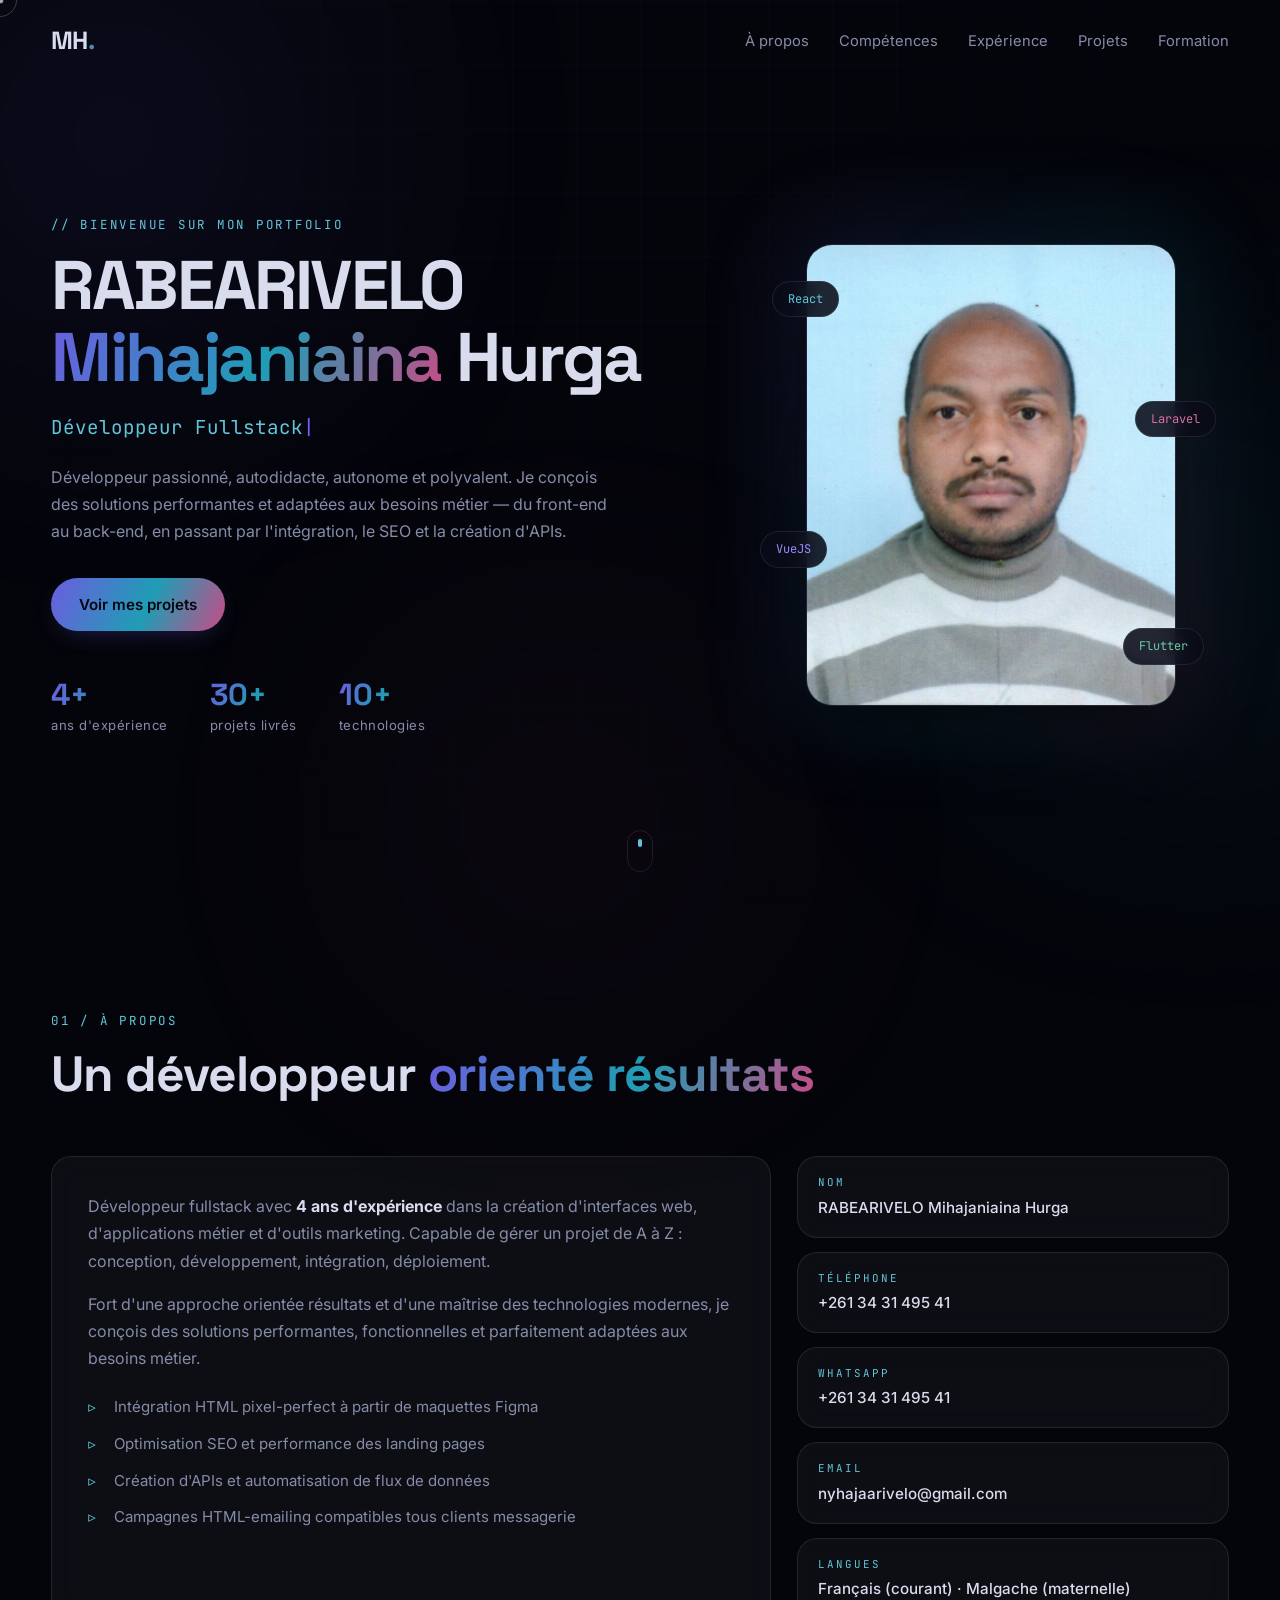
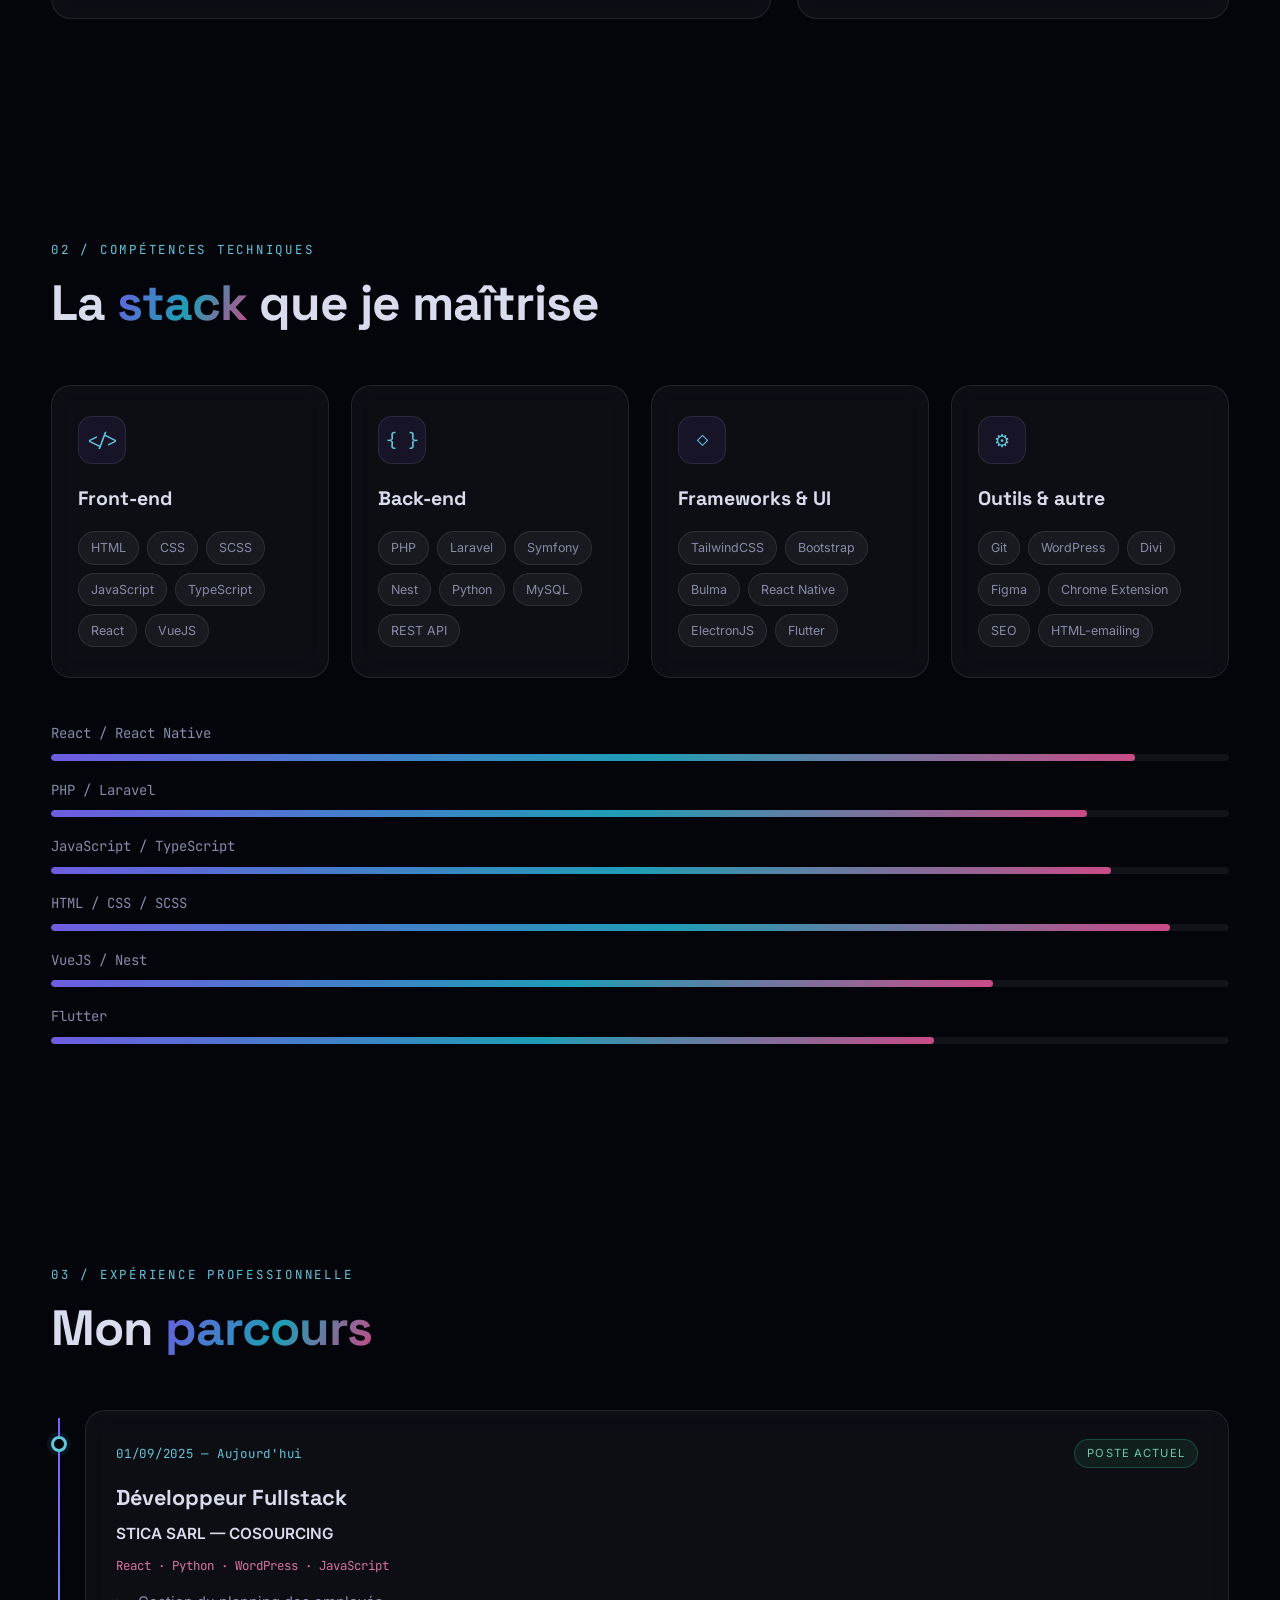
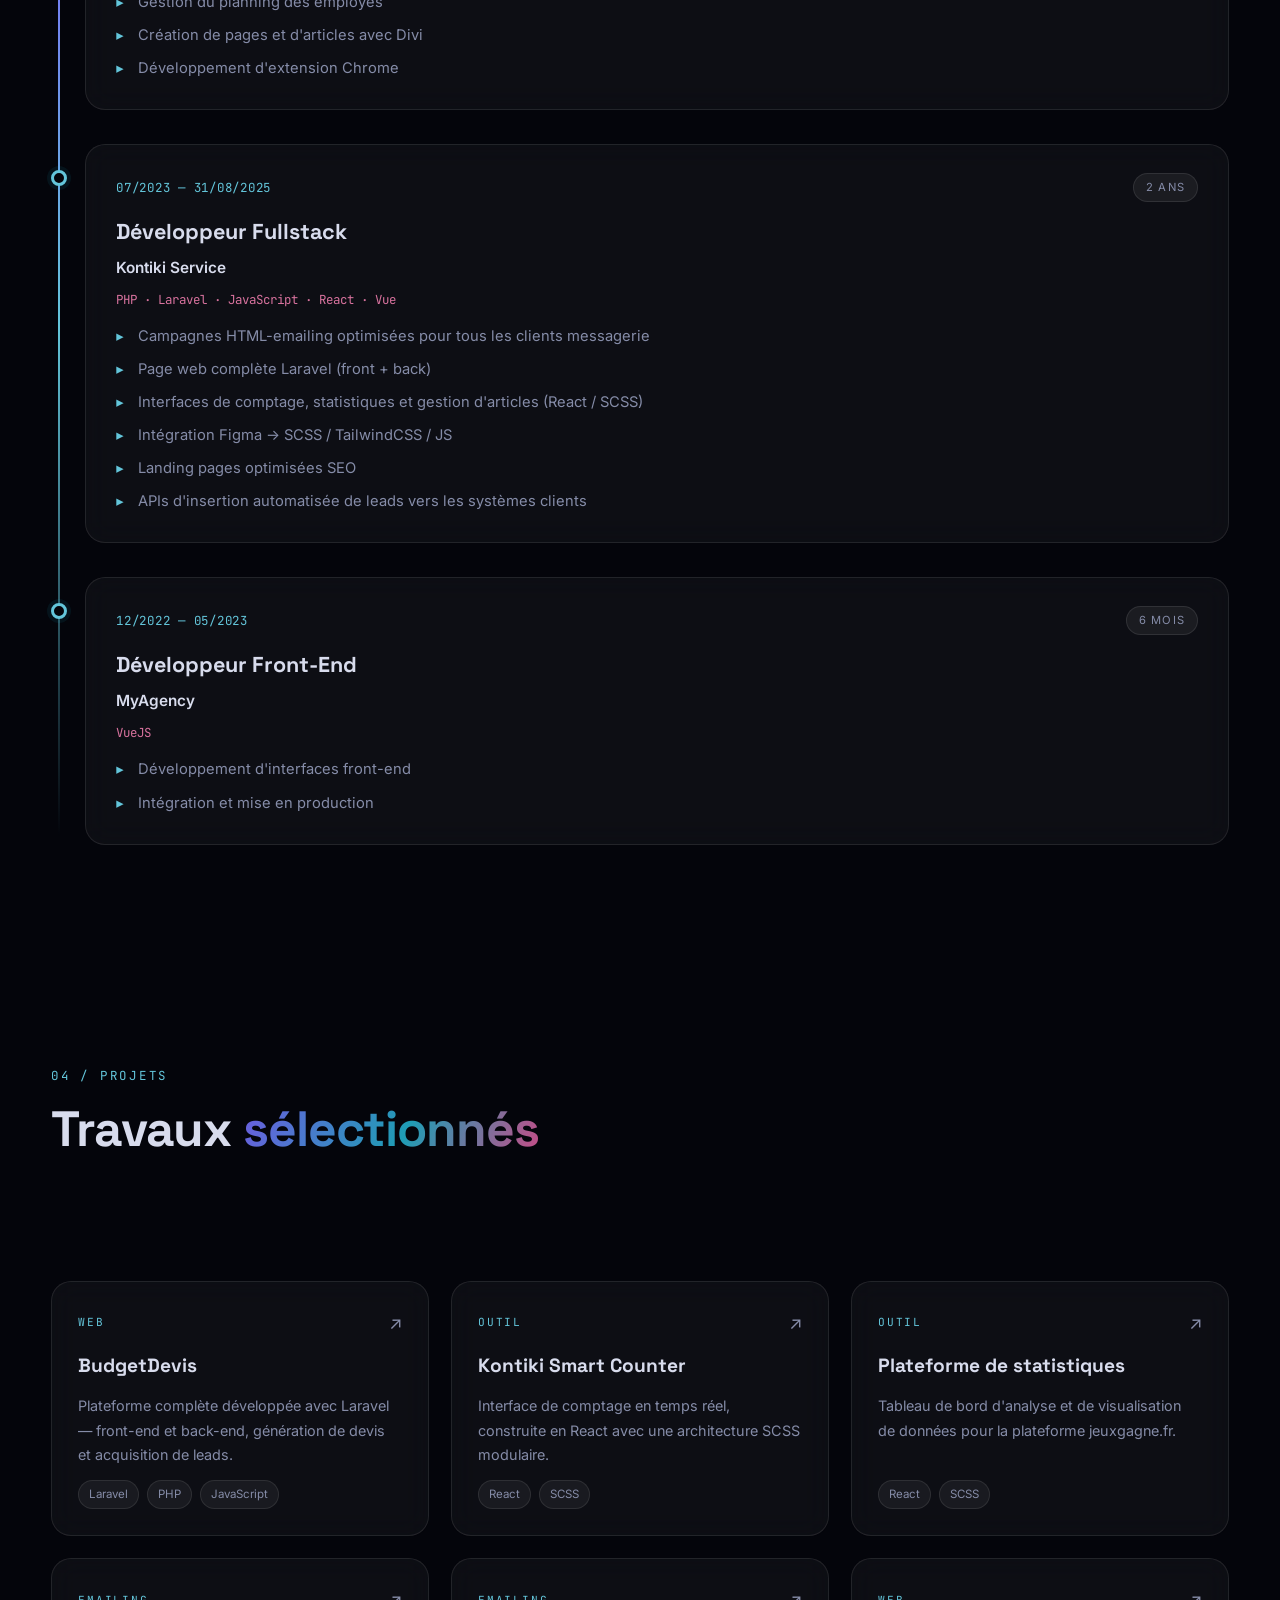
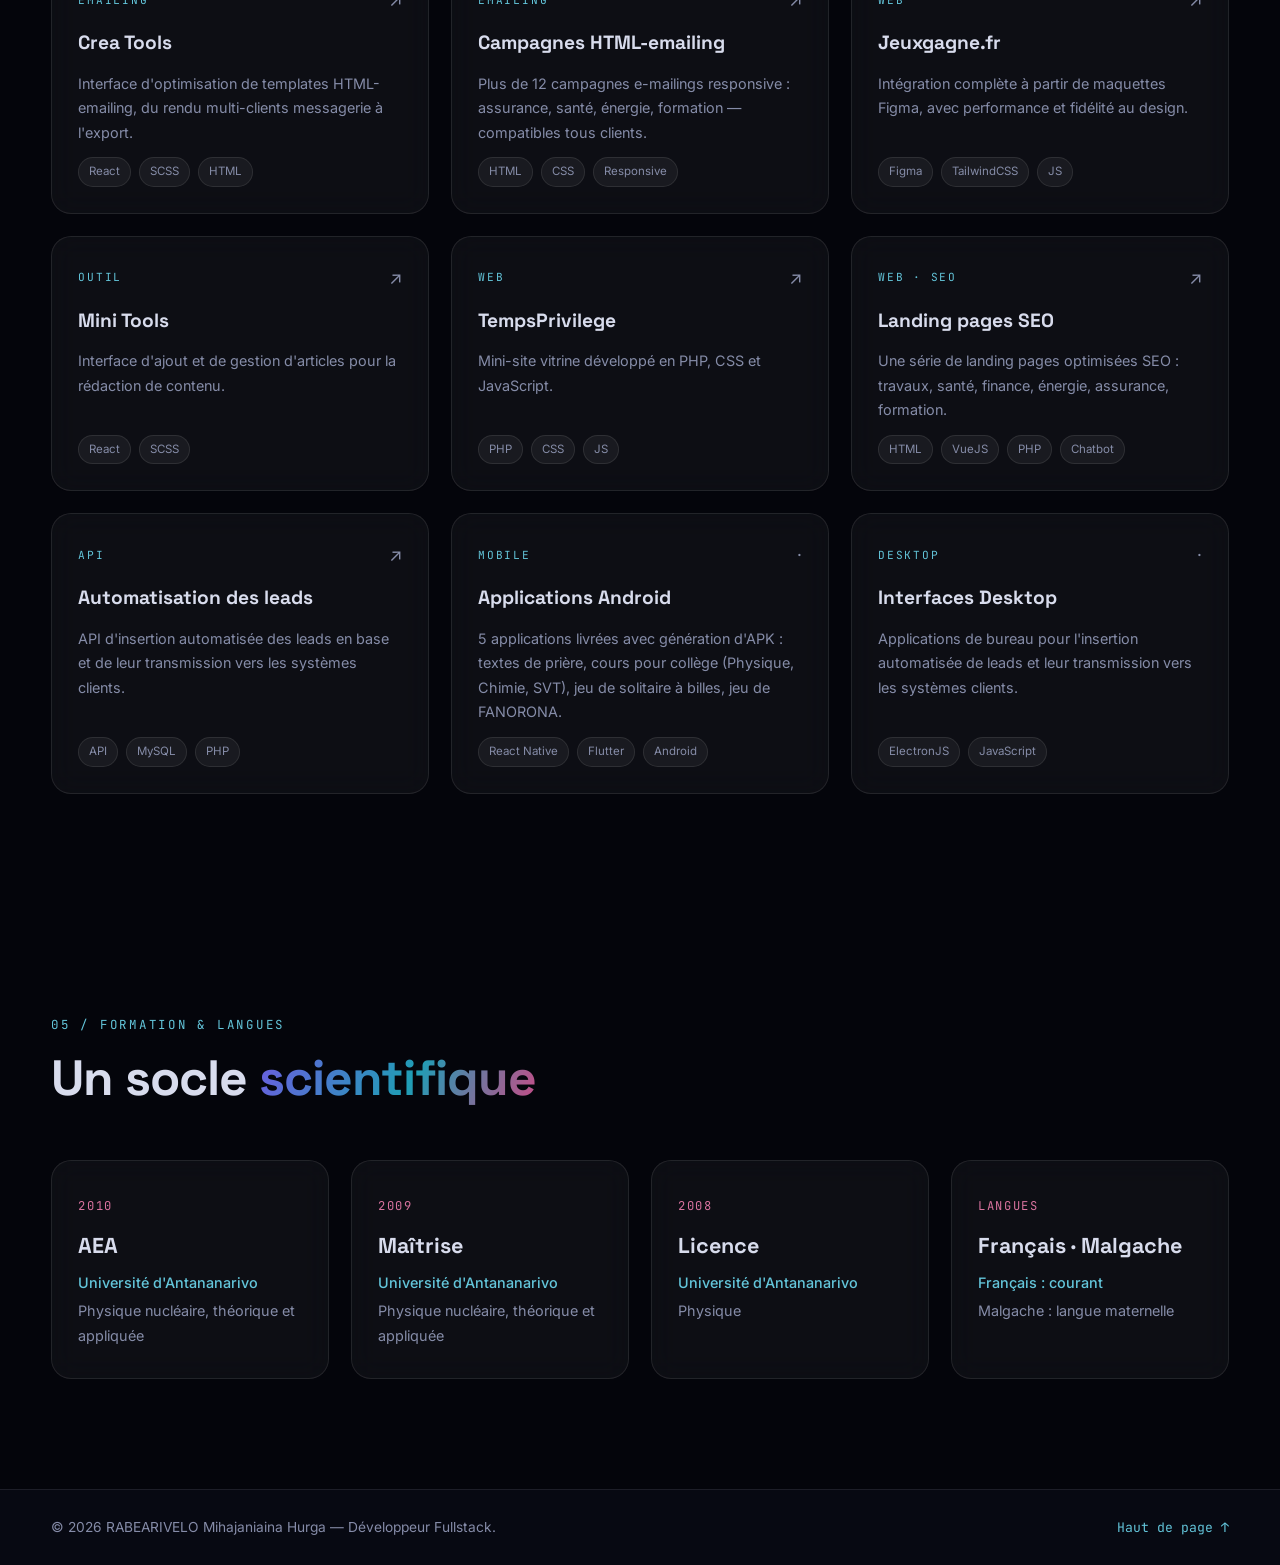
<file: index.html>
<!DOCTYPE html>
<html lang="fr">
<head>
<meta charset="UTF-8" />
<meta name="viewport" content="width=device-width, initial-scale=1.0" />
<title>RABEARIVELO Mihajaniaina Hurga — Développeur Fullstack</title>
<meta name="description" content="Portfolio de RABEARIVELO Mihajaniaina Hurga, développeur fullstack avec 4 ans d'expérience : React, Laravel, VueJS, Flutter, APIs et intégration SEO." />
<link rel="preconnect" href="https://fonts.googleapis.com" />
<link rel="preconnect" href="https://fonts.gstatic.com" crossorigin />
<link href="https://fonts.googleapis.com/css2?family=Space+Grotesk:wght@400;500;600;700&family=Inter:wght@300;400;500;600&family=JetBrains+Mono:wght@400;500&display=swap" rel="stylesheet" />
<link rel="stylesheet" href="css/style.css" />
<noscript><style>main::before{content:"Ce site nécessite JavaScript pour afficher le contenu.";display:block;padding:40vh 20px 0;text-align:center;font-family:sans-serif}</style></noscript>
</head>
<body>

<div class="bg-grid" aria-hidden="true"></div>
<div class="orb orb-1" aria-hidden="true"></div>
<div class="orb orb-2" aria-hidden="true"></div>
<div class="orb orb-3" aria-hidden="true"></div>
<div class="cursor-dot" aria-hidden="true"></div>
<div class="cursor-ring" aria-hidden="true"></div>

<header class="nav" id="nav">
  <div class="container nav-inner">
    <a href="#home" class="logo">MH<span class="logo-dot">.</span></a>
    <nav class="nav-links" id="navLinks">
      <a href="#about">À propos</a>
      <a href="#skills">Compétences</a>
      <a href="#experience">Expérience</a>
      <a href="#projects">Projets</a>
      <a href="#education">Formation</a>
    </nav>
    <button class="nav-toggle" id="navToggle" aria-label="Ouvrir le menu" aria-expanded="false">
      <span></span><span></span><span></span>
    </button>
  </div>
</header>

<main>

<!-- ============ HERO ============ -->
<section class="hero" id="home">
  <div class="container hero-inner">
    <div class="hero-content reveal">
      <p class="eyebrow">// Bienvenue sur mon portfolio</p>
      <h1 class="hero-title" id="heroTitle"></h1>
      <p class="hero-role">
        <span id="typewriter"></span><span class="caret">|</span>
      </p>
      <p class="hero-text" id="heroText"></p>
      <div class="hero-actions">
        <a href="#projects" class="btn btn-primary">Voir mes projets</a>
      </div>
      <div class="hero-meta" id="heroMeta"></div>
    </div>

    <div class="hero-visual reveal">
      <div class="photo-frame">
        <div class="photo-ring"></div>
        <img id="heroPhoto" src="assets/profile.jpg" alt="Portrait" />
        <div id="heroBadges"></div>
      </div>
    </div>
  </div>
  <a href="#about" class="scroll-hint" aria-label="Défiler vers le bas">
    <span></span>
  </a>
</section>

<!-- ============ ABOUT ============ -->
<section class="section" id="about">
  <div class="container">
    <div class="section-head reveal">
      <p class="eyebrow">01 / À propos</p>
      <h2 class="section-title">Un développeur <span class="grad">orienté résultats</span></h2>
    </div>

    <div class="about-grid">
      <div class="about-card glass reveal" id="aboutText"></div>
      <div class="info-stack reveal" id="aboutInfo"></div>
    </div>
  </div>
</section>

<!-- ============ SKILLS ============ -->
<section class="section" id="skills">
  <div class="container">
    <div class="section-head reveal">
      <p class="eyebrow">02 / Compétences techniques</p>
      <h2 class="section-title">La <span class="grad">stack</span> que je maîtrise</h2>
    </div>

    <div class="skills-grid" id="skillsCards"></div>
    <div class="bars reveal" id="skillsBars"></div>
  </div>
</section>

<!-- ============ EXPERIENCE ============ -->
<section class="section" id="experience">
  <div class="container">
    <div class="section-head reveal">
      <p class="eyebrow">03 / Expérience professionnelle</p>
      <h2 class="section-title">Mon <span class="grad">parcours</span></h2>
    </div>

    <div class="timeline" id="timeline"></div>
  </div>
</section>

<!-- ============ PROJECTS ============ -->
<section class="section" id="projects">
  <div class="container">
    <div class="section-head reveal">
      <p class="eyebrow">04 / Projets</p>
      <h2 class="section-title">Travaux <span class="grad">sélectionnés</span></h2>
    </div>

    <div class="filters reveal" id="filters"></div>
    <div class="projects-grid" id="projectsGrid"></div>
  </div>
</section>

<!-- ============ EDUCATION ============ -->
<section class="section" id="education">
  <div class="container">
    <div class="section-head reveal">
      <p class="eyebrow">05 / Formation &amp; langues</p>
      <h2 class="section-title">Un socle <span class="grad">scientifique</span></h2>
    </div>

    <div class="edu-grid" id="eduGrid"></div>
  </div>
</section>

</main>

<footer class="footer">
  <div class="container footer-inner">
    <p id="footerText"></p>
    <a href="#home" class="to-top">Haut de page ↑</a>
  </div>
</footer>

<script src="data/content.js"></script>
<script src="js/render.js"></script>
<script src="js/main.js"></script>
</body>
</html>
</file>
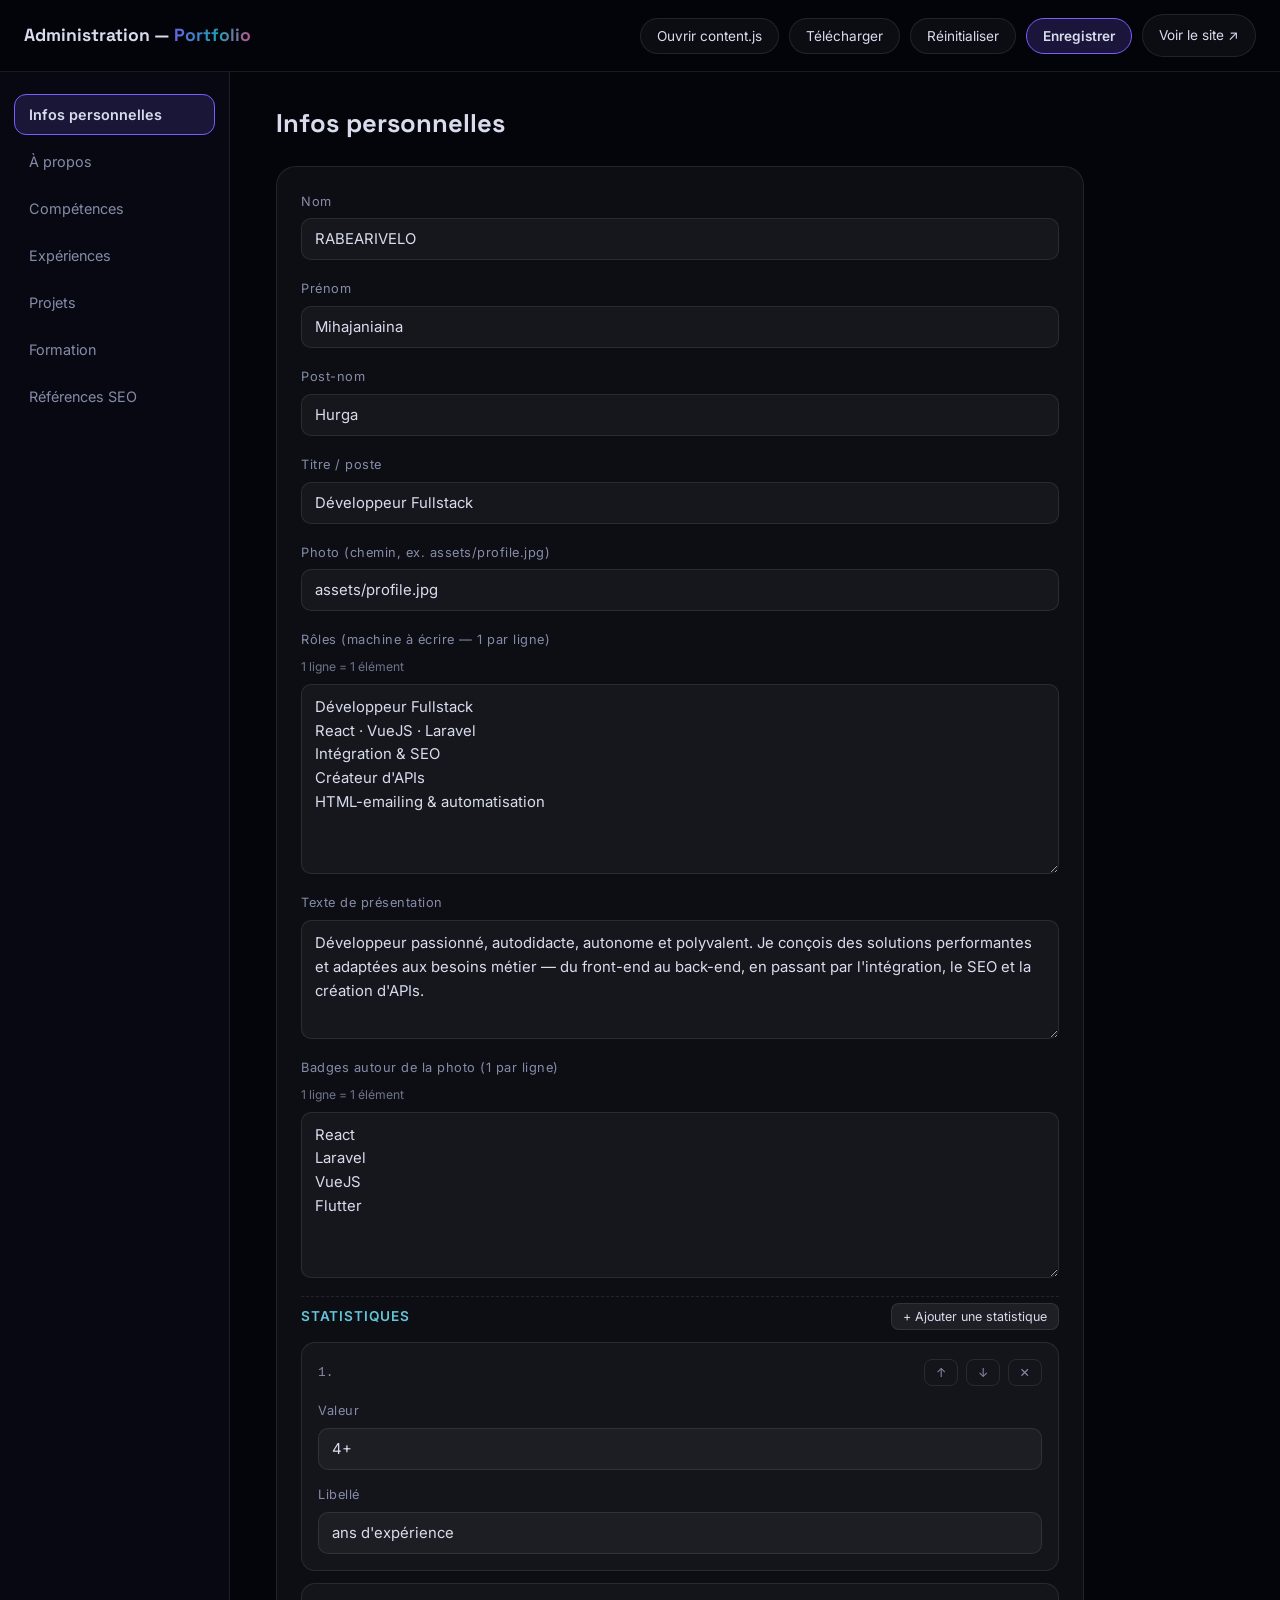
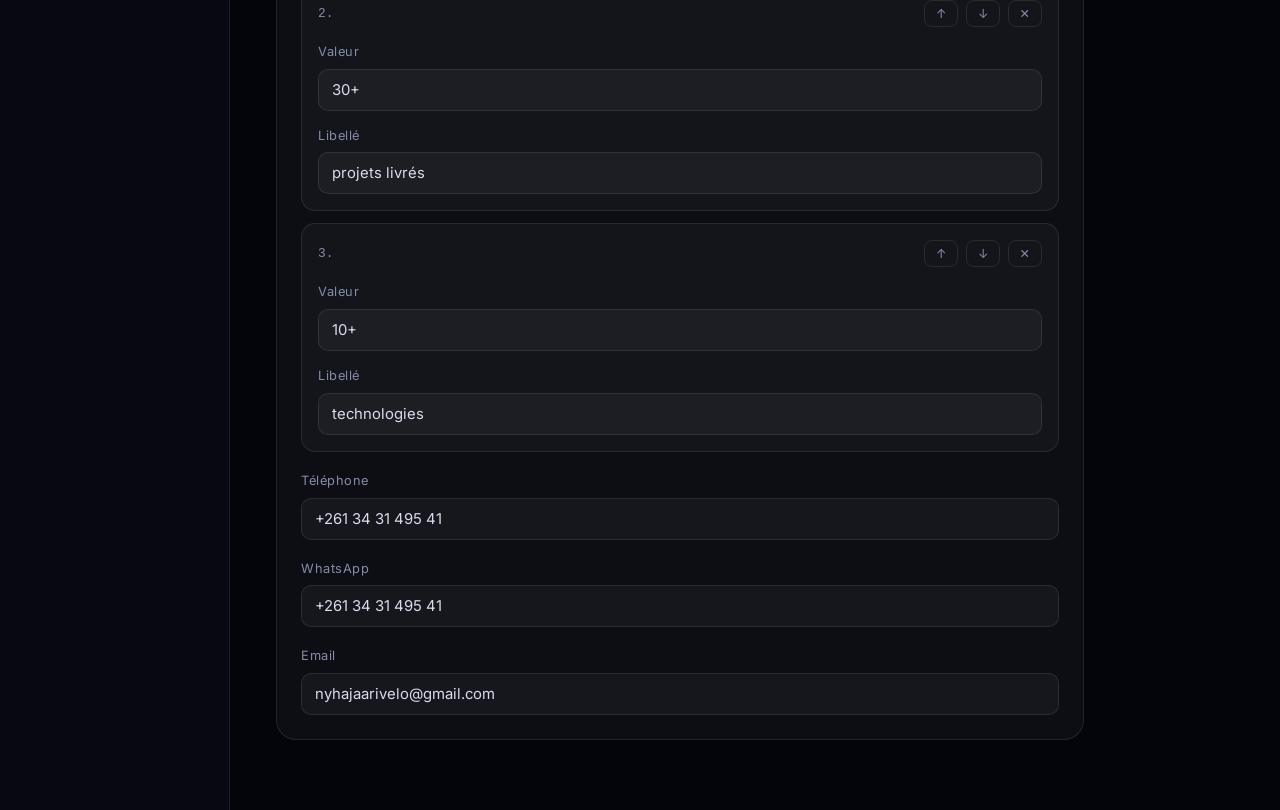
<file: admin/index.html>
<!DOCTYPE html>
<html lang="fr">
<head>
<meta charset="UTF-8" />
<meta name="viewport" content="width=device-width, initial-scale=1.0" />
<title>Administration — Portfolio</title>
<meta name="robots" content="noindex, nofollow" />
<link rel="preconnect" href="https://fonts.googleapis.com" />
<link rel="preconnect" href="https://fonts.gstatic.com" crossorigin />
<link href="https://fonts.googleapis.com/css2?family=Space+Grotesk:wght@500;600;700&family=Inter:wght@400;500;600&display=swap" rel="stylesheet" />
<link rel="stylesheet" href="../css/style.css" />
<style>
  body { padding-top: 0; }

  .a-top {
    position: sticky; top: 0; z-index: 50;
    display: flex; align-items: center; justify-content: space-between;
    gap: 16px; flex-wrap: wrap;
    padding: 14px 24px;
    background: rgba(4, 5, 11, 0.95);
    backdrop-filter: blur(12px);
    border-bottom: 1px solid var(--line);
  }
  .a-brand { font-family: var(--display); font-weight: 700; font-size: 1.1rem; }
  .a-brand span {
    background: var(--grad); -webkit-background-clip: text; background-clip: text; color: transparent;
  }
  .a-actions { display: flex; gap: 10px; flex-wrap: wrap; align-items: center; }
  .a-actions button, .a-actions a {
    font-size: .85rem; padding: 9px 16px; border-radius: 99px;
    border: 1px solid var(--line); background: var(--surface);
    color: var(--text); transition: .25s;
  }
  .a-actions button:hover, .a-actions a:hover { border-color: var(--brand); background: var(--surface-2); }
  #btnSave { background: rgba(124,92,255,.2); border-color: var(--brand); font-weight: 600; }
  #dirtyFlag { font-size: .78rem; color: var(--brand-3); font-style: italic; }

  .a-status {
    position: fixed; left: 50%; top: 74px; transform: translate(-50%, -14px);
    background: rgba(10, 14, 26, .97); border: 1px solid var(--line);
    color: var(--brand-2); padding: 10px 20px; border-radius: 99px;
    font-size: .86rem; opacity: 0; pointer-events: none; transition: .3s; z-index: 60;
  }
  .a-status.show { opacity: 1; transform: translate(-50%, 0); }
  .a-status.err { color: var(--brand-3); border-color: var(--brand-3); }

  .a-wrap { display: grid; grid-template-columns: 230px 1fr; min-height: calc(100vh - 57px); }
  .a-side {
    border-right: 1px solid var(--line); padding: 22px 14px;
    display: flex; flex-direction: column; gap: 6px;
    background: rgba(10, 12, 24, .5);
  }
  .side-btn {
    text-align: left; padding: 11px 14px; border-radius: 12px;
    font-size: .9rem; color: var(--muted); border: 1px solid transparent;
    transition: .2s;
  }
  .side-btn:hover { background: var(--surface); color: var(--text); }
  .side-btn.active { background: rgba(124,92,255,.16); border-color: var(--brand); color: var(--text); font-weight: 600; }

  .a-main { padding: 30px clamp(16px, 4vw, 46px) 70px; max-width: 900px; }
  .a-h1 { font-family: var(--display); font-size: 1.6rem; margin-bottom: 20px; }

  .panel {
    background: var(--surface); border: 1px solid var(--line);
    border-radius: var(--radius); padding: 24px;
    display: grid; gap: 18px;
  }
  .f { display: grid; gap: 6px; }
  .f-inline { grid-template-columns: auto 1fr; align-items: center; gap: 10px; }
  .f label { font-size: .8rem; letter-spacing: .04em; color: var(--muted); }
  .f input[type=text], .f input[type=number], .f textarea, .f select {
    width: 100%; padding: 11px 13px; border-radius: 10px;
    background: rgba(255,255,255,.04); border: 1px solid var(--line);
    color: var(--text); font-family: inherit; font-size: .93rem;
    transition: border-color .2s, background .2s;
  }
  .f textarea { resize: vertical; line-height: 1.6; }
  .f input:focus, .f textarea:focus, .f select:focus {
    outline: none; border-color: var(--brand); background: rgba(124,92,255,.07);
  }
  .f select option { background: #0a0c18; }
  .chk { width: 18px; height: 18px; accent-color: var(--brand); }
  .chk-label { font-size: .9rem; }
  .hint { font-size: .76rem; color: var(--muted); opacity: .8; }
  .err { color: var(--brand-3); }

  .rep { display: grid; gap: 12px; }
  .rep-head {
    display: flex; align-items: center; justify-content: space-between;
    gap: 12px; flex-wrap: wrap;
    padding-top: 6px; border-top: 1px dashed var(--line);
  }
  .rep-title { font-size: .85rem; font-weight: 600; letter-spacing: .06em; text-transform: uppercase; color: var(--brand-2); }
  .rep-item {
    background: rgba(255,255,255,.03); border: 1px solid var(--line);
    border-radius: 14px; padding: 16px; display: grid; gap: 14px;
  }
  .rep-item-head { display: flex; align-items: center; gap: 8px; }
  .rep-index { font-family: var(--mono, monospace); font-size: .8rem; color: var(--muted); margin-right: auto; }

  .mini {
    font-size: .78rem; padding: 5px 11px; border-radius: 8px;
    border: 1px solid var(--line); background: var(--surface-2); color: var(--text);
    transition: .2s;
  }
  .mini:hover { border-color: var(--brand); }
  .mini.ghost { background: transparent; color: var(--muted); }
  .mini.ghost:hover { color: var(--brand-3); border-color: var(--brand-3); }

  .a-add { justify-self: start; margin-bottom: 16px; }
  .items { display: grid; gap: 10px; }
  .item {
    display: flex; align-items: center; justify-content: space-between;
    gap: 14px; flex-wrap: wrap; padding: 15px 18px;
    transition: border-color .25s;
  }
  .item:hover { border-color: rgba(124,92,255,.4); }
  .item-body { display: grid; gap: 2px; min-width: 0; }
  .item-body strong { font-size: .98rem; }
  .item-acts { display: flex; gap: 7px; flex-wrap: wrap; }

  .edit-head h2 { font-family: var(--display); font-size: 1.15rem; }
  .actions { display: flex; gap: 10px; flex-wrap: wrap; }
  .btn-save {
    padding: 11px 24px; border-radius: 99px; font-weight: 600; font-size: .9rem;
    background: var(--grad); color: #06070f; border: none;
  }
  .btn-ghost {
    padding: 11px 24px; border-radius: 99px; font-size: .9rem;
    background: transparent; color: var(--muted); border: 1px solid var(--line);
  }
  .btn-ghost:hover { color: var(--text); border-color: var(--brand); }

  @media (max-width: 860px) {
    .a-wrap { grid-template-columns: 1fr; }
    .a-side { flex-direction: row; overflow-x: auto; border-right: none; border-bottom: 1px solid var(--line); }
    .side-btn { white-space: nowrap; }
  }
</style>
</head>
<body>

<header class="a-top">
  <div class="a-brand">Administration — <span>Portfolio</span></div>
  <div class="a-actions">
    <span id="dirtyFlag"></span>
    <button id="btnOpen" type="button">Ouvrir content.js</button>
    <button id="btnDownload" type="button">Télécharger</button>
    <button id="btnReset" type="button">Réinitialiser</button>
    <button id="btnSave" type="button">Enregistrer</button>
    <a href="../index.html" target="_blank" rel="noopener">Voir le site ↗</a>
  </div>
</header>

<div class="a-status" id="status"></div>

<div class="a-wrap">
  <aside class="a-side" id="side"></aside>
  <main class="a-main" id="main"></main>
</div>

<input type="file" id="fileInput" accept=".js,.json" hidden />

<script src="../data/content.js"></script>
<script src="admin.js"></script>
</body>
</html>
</file>
<file: css/style.css>
/* =========================================================
   PORTFOLIO — RABEARIVELO Mihajaniaina Hurga
   Dark & futuriste
   ========================================================= */

:root {
  --bg: #04050b;
  --bg-2: #0a0c18;
  --surface: rgba(255, 255, 255, 0.04);
  --surface-2: rgba(255, 255, 255, 0.07);
  --line: rgba(255, 255, 255, 0.09);
  --text: #d8dced;
  --muted: #858ca8;
  --brand: #7c5cff;
  --brand-2: #63c5da;
  --brand-3: #d9739f;
  --grad: linear-gradient(115deg, #6d5ce0 0%, #1f9db5 55%, #c94b86 100%);
  --radius: 20px;
  --radius-sm: 12px;
  --shadow: 0 24px 60px -20px rgba(0, 0, 0, 0.75);
  --font: "Inter", system-ui, sans-serif;
  --display: "Space Grotesk", "Inter", sans-serif;
  --mono: "JetBrains Mono", monospace;
}

* { margin: 0; padding: 0; box-sizing: border-box; }

html { scroll-behavior: smooth; }

body {
  font-family: var(--font);
  background: var(--bg);
  color: var(--text);
  line-height: 1.7;
  overflow-x: hidden;
  -webkit-font-smoothing: antialiased;
}

img { max-width: 100%; display: block; }
a { color: inherit; text-decoration: none; }
button { font-family: inherit; cursor: pointer; border: none; background: none; color: inherit; }

::selection { background: var(--brand); color: #fff; }

::-webkit-scrollbar { width: 9px; }
::-webkit-scrollbar-track { background: var(--bg); }
::-webkit-scrollbar-thumb {
  background: #363b57;
  border-radius: 99px;
}

.container { width: min(1180px, 92%); margin-inline: auto; }

/* ---------- Decorations ---------- */
.bg-grid {
  position: fixed;
  inset: 0;
  background-image:
    linear-gradient(rgba(124, 92, 255, 0.03) 1px, transparent 1px),
    linear-gradient(90deg, rgba(124, 92, 255, 0.03) 1px, transparent 1px);
  background-size: 64px 64px;
  mask-image: radial-gradient(ellipse at 50% 0%, #000 20%, transparent 78%);
  z-index: -3;
  pointer-events: none;
}

.orb {
  position: fixed;
  border-radius: 50%;
  filter: blur(140px);
  opacity: 0.14;
  z-index: -2;
  pointer-events: none;
  animation: float 26s ease-in-out infinite;
}
.orb-1 { width: 380px; height: 380px; top: -6%; left: -6%; background: #6d5ce0; }
.orb-2 { width: 340px; height: 340px; top: 45%; right: -7%; background: #1f9db5; animation-delay: -5s; }
.orb-3 { width: 300px; height: 300px; bottom: -8%; left: 32%; background: #c94b86; opacity: 0.1; animation-delay: -9s; }

@keyframes float {
  0%, 100% { transform: translate3d(0, 0, 0) scale(1); }
  50% { transform: translate3d(0, -40px, 0) scale(1.08); }
}

/* ---------- Custom cursor ---------- */
.cursor-dot, .cursor-ring {
  position: fixed;
  top: 0; left: 0;
  border-radius: 50%;
  pointer-events: none;
  z-index: 9999;
  mix-blend-mode: difference;
  opacity: 0.7;
}
.cursor-dot { width: 7px; height: 7px; background: #fff; transform: translate(-50%, -50%); }
.cursor-ring {
  width: 34px; height: 34px;
  border: 1.5px solid rgba(255, 255, 255, 0.3);
  transform: translate(-50%, -50%);
  transition: width .25s ease, height .25s ease, background .25s ease;
}
body.hovering .cursor-ring { width: 54px; height: 54px; background: rgba(124, 92, 255, 0.1); }

/* ---------- Typography helpers ---------- */
.grad {
  background: var(--grad);
  -webkit-background-clip: text;
  background-clip: text;
  color: transparent;
}

.eyebrow {
  font-family: var(--mono);
  font-size: 0.78rem;
  letter-spacing: 0.22em;
  text-transform: uppercase;
  color: var(--brand-2);
  margin-bottom: 14px;
}

.section { padding: 110px 0; position: relative; }
.section-head { margin-bottom: 54px; }
.section-title {
  font-family: var(--display);
  font-size: clamp(2rem, 4.4vw, 3.1rem);
  font-weight: 700;
  line-height: 1.15;
  letter-spacing: -0.02em;
}

/* ---------- Glass ---------- */
.glass {
  background: var(--surface);
  border: 1px solid var(--line);
  border-radius: var(--radius);
  backdrop-filter: blur(14px);
  -webkit-backdrop-filter: blur(14px);
}

/* ---------- Buttons ---------- */
.btn {
  display: inline-flex;
  align-items: center;
  justify-content: center;
  gap: 8px;
  padding: 14px 28px;
  border-radius: 99px;
  font-weight: 600;
  font-size: 0.95rem;
  transition: transform .3s cubic-bezier(.2,.8,.3,1), box-shadow .3s, background .3s, border-color .3s;
}
.btn-primary {
  background: var(--grad);
  color: #06070f;
  box-shadow: 0 8px 26px -12px rgba(124, 92, 255, 0.4);
}
.btn-primary:hover { transform: translateY(-3px); box-shadow: 0 12px 30px -14px rgba(124, 92, 255, 0.55); }

/* ---------- Nav ---------- */
.nav {
  position: fixed;
  top: 0; left: 0; right: 0;
  z-index: 100;
  padding: 20px 0;
  transition: padding .35s, background .35s, border-color .35s, backdrop-filter .35s;
  border-bottom: 1px solid transparent;
}
.nav.scrolled {
  padding: 12px 0;
  background: rgba(5, 6, 13, 0.82);
  backdrop-filter: blur(16px);
  border-bottom-color: var(--line);
}
.nav-inner { display: flex; align-items: center; justify-content: space-between; }

.logo {
  font-family: var(--display);
  font-size: 1.55rem;
  font-weight: 700;
  letter-spacing: -0.03em;
}
.logo-dot {
  background: var(--grad);
  -webkit-background-clip: text;
  background-clip: text;
  color: transparent;
}

.nav-links { display: flex; align-items: center; gap: 30px; }
.nav-links a {
  font-size: 0.92rem;
  color: var(--muted);
  position: relative;
  transition: color .3s;
}
.nav-links a::after {
  content: "";
  position: absolute;
  left: 0; bottom: -6px;
  width: 0; height: 2px;
  background: var(--grad);
  transition: width .35s;
}
.nav-links a:hover { color: var(--text); }
.nav-links a:hover::after { width: 100%; }
.nav-links a.active { color: var(--text); }

.nav-toggle { display: none; flex-direction: column; gap: 5px; padding: 8px; }
.nav-toggle span {
  width: 24px; height: 2px;
  background: var(--text);
  border-radius: 2px;
  transition: transform .3s, opacity .3s;
}
.nav-toggle.open span:nth-child(1) { transform: translateY(7px) rotate(45deg); }
.nav-toggle.open span:nth-child(2) { opacity: 0; }
.nav-toggle.open span:nth-child(3) { transform: translateY(-7px) rotate(-45deg); }

/* ---------- Hero ---------- */
.hero {
  min-height: 100vh;
  display: flex;
  align-items: center;
  padding: 130px 0 80px;
  position: relative;
}
.hero-inner {
  display: grid;
  grid-template-columns: 1.15fr 0.85fr;
  gap: 60px;
  align-items: center;
}

.hero-title {
  font-family: var(--display);
  font-size: clamp(2.4rem, 5.6vw, 4.3rem);
  font-weight: 700;
  line-height: 1.05;
  letter-spacing: -0.035em;
  margin-bottom: 18px;
}

.hero-role {
  font-family: var(--mono);
  font-size: clamp(0.95rem, 2vw, 1.2rem);
  color: var(--brand-2);
  margin-bottom: 20px;
  min-height: 1.6em;
}
.caret { animation: blink 1s steps(1) infinite; color: var(--brand); }
@keyframes blink { 50% { opacity: 0; } }

.hero-text { color: var(--muted); max-width: 560px; margin-bottom: 32px; }

.hero-actions { display: flex; flex-wrap: wrap; gap: 14px; margin-bottom: 46px; }

.hero-meta { display: flex; gap: 42px; flex-wrap: wrap; }
.hero-meta div { display: flex; flex-direction: column; }
.hero-meta strong {
  font-family: var(--display);
  font-size: 1.9rem;
  background: var(--grad);
  -webkit-background-clip: text;
  background-clip: text;
  color: transparent;
  line-height: 1.2;
}
.hero-meta span { font-size: 0.82rem; color: var(--muted); letter-spacing: 0.04em; }

/* Photo */
.hero-visual { display: flex; justify-content: center; }
.photo-frame { position: relative; width: min(370px, 88%); }
.photo-frame img {
  position: relative;
  z-index: 2;
  aspect-ratio: 4 / 5;
  object-fit: cover;
  border-radius: 26px;
  border: 1px solid var(--line);
  box-shadow: var(--shadow);
}
.photo-ring {
  position: absolute;
  inset: -16px;
  border-radius: 34px;
  background: var(--grad);
  opacity: 0.16;
  filter: blur(48px);
  z-index: 1;
  animation: pulse 5s ease-in-out infinite;
}
@keyframes pulse { 0%,100% { opacity: .1; transform: scale(1); } 50% { opacity: .2; transform: scale(1.02); } }

.photo-badge {
  position: absolute;
  z-index: 3;
  padding: 7px 15px;
  border-radius: 99px;
  font-family: var(--mono);
  font-size: 0.75rem;
  background: rgba(10, 12, 24, 0.88);
  border: 1px solid var(--line);
  backdrop-filter: blur(10px);
  animation: bob 5s ease-in-out infinite;
}
.badge-1 { top: 8%; left: -34px; color: #63c5da; }
.badge-2 { top: 34%; right: -40px; color: #d9739f; animation-delay: -1.4s; }
.badge-3 { bottom: 30%; left: -46px; color: #9d8bff; animation-delay: -2.6s; }
.badge-4 { bottom: 9%; right: -28px; color: #6ec9a8; animation-delay: -3.8s; }
@keyframes bob { 0%,100% { transform: translateY(0); } 50% { transform: translateY(-12px); } }

.scroll-hint {
  position: absolute;
  left: 50%; bottom: 28px;
  transform: translateX(-50%);
  width: 26px; height: 42px;
  border: 1.5px solid var(--line);
  border-radius: 99px;
  display: flex;
  justify-content: center;
  padding-top: 8px;
}
.scroll-hint span {
  width: 4px; height: 8px;
  border-radius: 4px;
  background: var(--brand-2);
  animation: wheel 1.6s ease-in-out infinite;
}
@keyframes wheel { 0% { opacity: 0; transform: translateY(-4px); } 40% { opacity: 1; } 100% { opacity: 0; transform: translateY(14px); } }

/* ---------- About ---------- */
.about-grid { display: grid; grid-template-columns: 1.25fr 0.75fr; gap: 26px; }
.about-card { padding: 36px; }
.about-card p { color: var(--muted); margin-bottom: 16px; }
.about-card strong { color: var(--text); }
.about-list { list-style: none; margin-top: 22px; display: grid; gap: 11px; }
.about-list li {
  position: relative;
  padding-left: 26px;
  font-size: 0.94rem;
  color: var(--muted);
}
.about-list li::before {
  content: "▹";
  position: absolute;
  left: 0;
  color: var(--brand-2);
}

.info-stack { display: grid; gap: 14px; align-content: start; }
.info-card {
  padding: 16px 20px;
  display: flex;
  flex-direction: column;
  gap: 3px;
  transition: transform .3s, border-color .3s, background .3s;
}
.info-card:hover { transform: translateX(6px); border-color: rgba(124, 92, 255, 0.3); background: var(--surface-2); }
.info-label {
  font-family: var(--mono);
  font-size: 0.68rem;
  letter-spacing: 0.18em;
  text-transform: uppercase;
  color: var(--brand-2);
}
.info-value { font-size: 0.95rem; font-weight: 500; word-break: break-word; }
a.info-value:hover { color: var(--brand-2); }

/* ---------- Skills ---------- */
.skills-grid { display: grid; grid-template-columns: repeat(auto-fit, minmax(255px, 1fr)); gap: 22px; }
.skill-card {
  padding: 30px 26px;
  transition: transform .35s, border-color .35s, background .35s;
  position: relative;
  overflow: hidden;
}
.skill-card::before {
  content: "";
  position: absolute;
  inset: 0;
  background: radial-gradient(400px circle at var(--mx, 50%) var(--my, 50%), rgba(124, 92, 255, 0.07), transparent 65%);
  opacity: 0;
  transition: opacity .4s;
}
.skill-card:hover::before { opacity: 1; }
.skill-card:hover { transform: translateY(-7px); border-color: rgba(124, 92, 255, 0.28); }
.skill-icon {
  font-family: var(--mono);
  font-size: 1.15rem;
  color: var(--brand-2);
  width: 48px; height: 48px;
  display: grid;
  place-items: center;
  border-radius: 14px;
  background: rgba(124, 92, 255, 0.08);
  border: 1px solid var(--line);
  margin-bottom: 18px;
}
.skill-card h3 {
  font-family: var(--display);
  font-size: 1.22rem;
  margin-bottom: 16px;
}

.chips { display: flex; flex-wrap: wrap; gap: 8px; position: relative; z-index: 1; }
.chips span {
  font-size: 0.78rem;
  padding: 5px 12px;
  border-radius: 99px;
  background: rgba(255, 255, 255, 0.05);
  border: 1px solid var(--line);
  color: var(--muted);
  transition: color .3s, border-color .3s, background .3s;
}
.chips span:hover { color: var(--text); border-color: var(--brand); background: rgba(124, 92, 255, 0.1); }
.chips.sm span { font-size: 0.72rem; padding: 4px 10px; }

.bars { margin-top: 44px; display: grid; gap: 18px; }
.bar { display: grid; gap: 8px; }
.bar-label { font-size: 0.87rem; color: var(--muted); font-family: var(--mono); }
.bar-track {
  height: 7px;
  border-radius: 99px;
  background: rgba(255, 255, 255, 0.06);
  overflow: hidden;
}
.bar-track i {
  display: block;
  height: 100%;
  width: 0;
  border-radius: 99px;
  background: var(--grad);
  transition: width 1.4s cubic-bezier(.2,.8,.3,1);
}
.bars.in-view .bar-track i { width: var(--w); }

/* ---------- Timeline ---------- */
.timeline { position: relative; display: grid; gap: 34px; padding-left: 34px; }
.timeline::before {
  content: "";
  position: absolute;
  left: 7px; top: 8px; bottom: 8px;
  width: 2px;
  background: linear-gradient(180deg, var(--brand), var(--brand-2), transparent);
}
.tl-item { position: relative; }
.tl-dot {
  position: absolute;
  left: -34px; top: 26px;
  width: 16px; height: 16px;
  border-radius: 50%;
  background: var(--bg);
  border: 3px solid var(--brand-2);
  box-shadow: 0 0 0 4px rgba(34, 211, 238, 0.07);
}
.tl-body { padding: 28px 30px; transition: transform .35s, border-color .35s; }
.tl-body:hover { transform: translateX(8px); border-color: rgba(34, 211, 238, 0.24); }
.tl-top { display: flex; align-items: center; justify-content: space-between; gap: 14px; flex-wrap: wrap; margin-bottom: 12px; }
.tl-date { font-family: var(--mono); font-size: 0.78rem; color: var(--brand-2); letter-spacing: 0.06em; }
.tl-tag {
  font-size: 0.7rem;
  padding: 4px 12px;
  border-radius: 99px;
  background: rgba(255, 255, 255, 0.06);
  border: 1px solid var(--line);
  color: var(--muted);
  text-transform: uppercase;
  letter-spacing: 0.1em;
}
.tl-tag.current { background: rgba(52, 211, 153, 0.08); border-color: rgba(52, 211, 153, 0.25); color: #6ec9a8; }
.tl-body h3 { font-family: var(--display); font-size: 1.35rem; margin-bottom: 4px; }
.tl-company { color: var(--text); font-weight: 600; font-size: 0.96rem; }
.tl-stack {
  font-family: var(--mono);
  font-size: 0.78rem;
  color: var(--brand-3);
  margin: 8px 0 14px;
}
.tl-body ul { list-style: none; display: grid; gap: 8px; }
.tl-body li {
  position: relative;
  padding-left: 22px;
  font-size: 0.92rem;
  color: var(--muted);
}
.tl-body li::before { content: "▸"; position: absolute; left: 0; color: var(--brand-2); }

/* ---------- Projects ---------- */
.filters { display: flex; flex-wrap: wrap; gap: 10px; margin-bottom: 34px; }
.filter {
  padding: 9px 20px;
  border-radius: 99px;
  border: 1px solid var(--line);
  background: var(--surface);
  font-size: 0.87rem;
  color: var(--muted);
  transition: all .3s;
}
.filter:hover { color: var(--text); border-color: var(--brand); }
.filter.active { background: rgba(124, 92, 255, 0.16); color: var(--text); border-color: var(--brand); font-weight: 600; }

.projects-grid { display: grid; grid-template-columns: repeat(auto-fill, minmax(310px, 1fr)); gap: 22px; }
.project {
  padding: 26px;
  display: flex;
  flex-direction: column;
  gap: 12px;
  transition: transform .35s, border-color .35s, background .35s, opacity .3s;
  position: relative;
  overflow: hidden;
}
.project::after {
  content: "";
  position: absolute;
  top: 0; left: 0;
  width: 100%; height: 3px;
  background: var(--grad);
  transform: scaleX(0);
  transform-origin: left;
  transition: transform .45s;
}
.project:hover::after { transform: scaleX(1); }
.project:hover { transform: translateY(-7px); border-color: rgba(124, 92, 255, 0.28); background: var(--surface-2); }
.project.hide { display: none; }
.project-top { display: flex; align-items: center; justify-content: space-between; }
.project-cat {
  font-family: var(--mono);
  font-size: 0.7rem;
  letter-spacing: 0.16em;
  text-transform: uppercase;
  color: var(--brand-2);
}
.arrow { color: var(--muted); font-size: 1.1rem; transition: transform .3s, color .3s; }
.project:hover .arrow { transform: translate(4px, -4px); color: var(--brand-2); }
.project h3 { font-family: var(--display); font-size: 1.2rem; }
.project p { font-size: 0.9rem; color: var(--muted); flex: 1; }

/* ---------- Education ---------- */
.edu-grid { display: grid; grid-template-columns: repeat(auto-fit, minmax(250px, 1fr)); gap: 22px; }
.edu-card { padding: 30px 26px; transition: transform .35s, border-color .35s; }
.edu-card:hover { transform: translateY(-7px); border-color: rgba(34, 211, 238, 0.28); }
.edu-year {
  font-family: var(--mono);
  font-size: 0.76rem;
  color: var(--brand-3);
  letter-spacing: 0.14em;
  text-transform: uppercase;
}
.edu-card h3 { font-family: var(--display); font-size: 1.35rem; margin: 10px 0 6px; }
.edu-school { color: var(--brand-2); font-size: 0.9rem; font-weight: 500; }
.edu-field { color: var(--muted); font-size: 0.9rem; margin-top: 4px; }

/* ---------- Footer ---------- */
.footer { border-top: 1px solid var(--line); padding: 26px 0; background: rgba(10, 12, 24, 0.6); }
.footer-inner { display: flex; align-items: center; justify-content: space-between; gap: 16px; flex-wrap: wrap; }
.footer p { font-size: 0.86rem; color: var(--muted); }
.to-top { font-family: var(--mono); font-size: 0.82rem; color: var(--brand-2); transition: color .3s; }
.to-top:hover { color: var(--text); }

/* ---------- Reveal ---------- */
.reveal { opacity: 0; transform: translateY(34px); transition: opacity .8s cubic-bezier(.2,.8,.3,1), transform .8s cubic-bezier(.2,.8,.3,1); }
.reveal.in-view { opacity: 1; transform: none; }

/* ---------- Responsive ---------- */
@media (max-width: 980px) {
  .hero-inner { grid-template-columns: 1fr; text-align: center; gap: 50px; }
  .hero-content { display: flex; flex-direction: column; align-items: center; }
  .hero-text { margin-inline: auto; }
  .hero-actions, .hero-meta { justify-content: center; }
  .about-grid { grid-template-columns: 1fr; }
  .scroll-hint { display: none; }
}

@media (max-width: 768px) {
  .section { padding: 80px 0; }
  .cursor-dot, .cursor-ring { display: none; }

  .nav-toggle { display: flex; }
  .nav-links {
    position: fixed;
    top: 0; right: -100%;
    height: 100vh;
    width: min(320px, 80%);
    flex-direction: column;
    align-items: flex-start;
    justify-content: center;
    gap: 26px;
    padding: 40px;
    background: rgba(8, 10, 20, 0.97);
    backdrop-filter: blur(18px);
    border-left: 1px solid var(--line);
    transition: right .4s cubic-bezier(.2,.8,.3,1);
    z-index: 99;
  }
  .nav-links.open { right: 0; }
  .nav-links a { font-size: 1.1rem; }

  .photo-badge { display: none; }
  .hero-meta { gap: 26px; }
  .tl-body { padding: 22px; }
  .about-card { padding: 26px; }
  .projects-grid { grid-template-columns: 1fr; }
}

@media (max-width: 480px) {
  .hero-title { font-size: 2.1rem; }
  .hero-actions { width: 100%; }
  .btn { width: 100%; }
  .hero-meta { width: 100%; justify-content: space-between; gap: 12px; }
  .hero-meta strong { font-size: 1.5rem; }
}

@media (prefers-reduced-motion: reduce) {
  * { animation: none !important; transition-duration: .01ms !important; }
  .reveal { opacity: 1; transform: none; }
}

/* Confort visuel : contraste doux */
@media (prefers-contrast: more) {
  .orb, .photo-ring, .cursor-dot, .cursor-ring { display: none; }
  .bg-grid { opacity: 0.4; }
  :root { --text: #ffffff; --muted: #b9c0d8; --surface: rgba(255, 255, 255, 0.07); }
}
</file>
